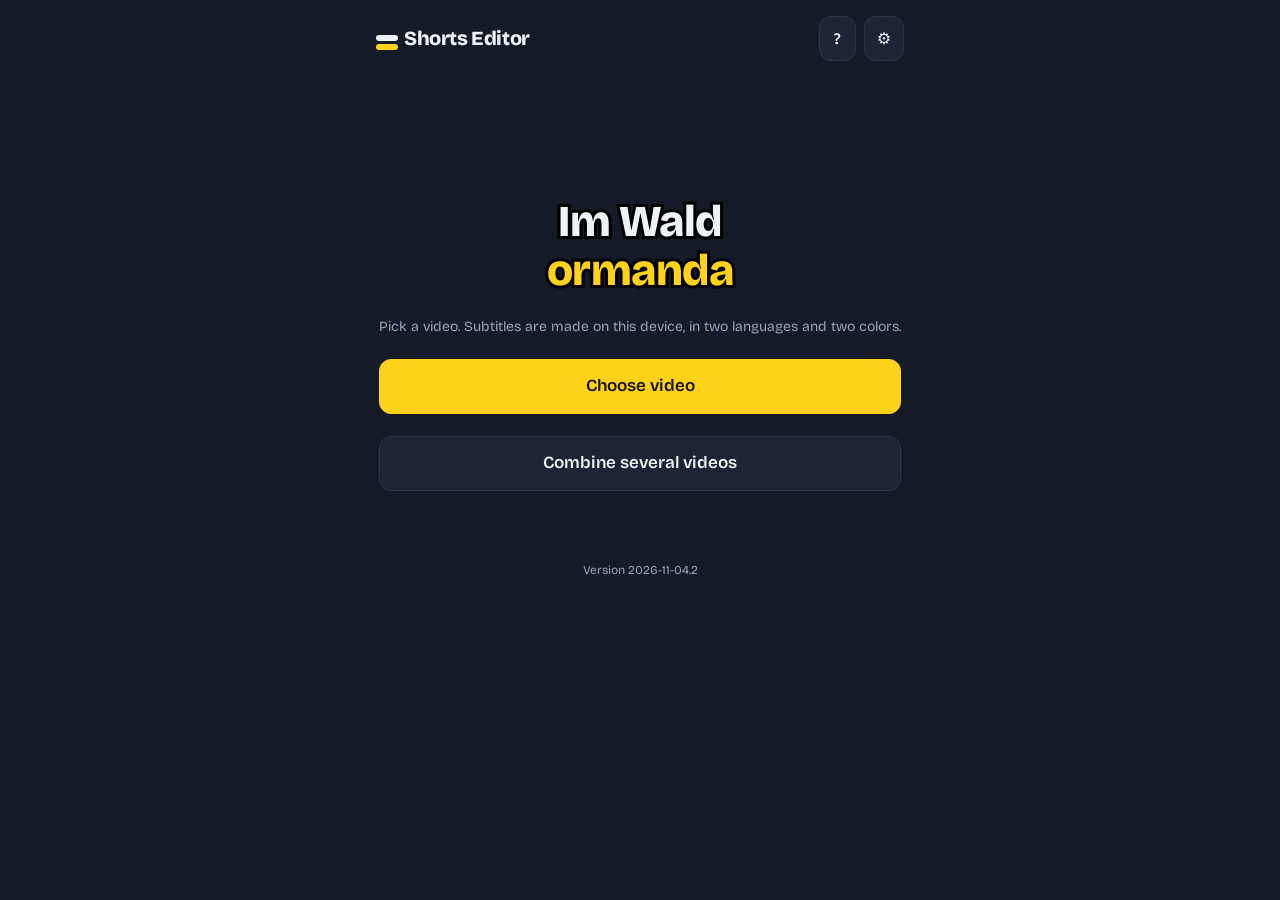
<file: docs/index.html>
<!doctype html>
<html lang="en">
<head>
<meta charset="utf-8">
<meta name="viewport" content="width=device-width, initial-scale=1, viewport-fit=cover">
<title>Shorts Editor</title>
<meta name="theme-color" content="#141a26">
<meta name="apple-mobile-web-app-capable" content="yes">
<meta name="apple-mobile-web-app-status-bar-style" content="black-translucent">
<meta name="apple-mobile-web-app-title" content="Shorts Editor">
<link rel="manifest" href="manifest.webmanifest">
<link rel="apple-touch-icon" href="icon-180.png">
<link rel="icon" href="icon.svg" type="image/svg+xml">
<link rel="preconnect" href="https://fonts.googleapis.com">
<link rel="preconnect" href="https://fonts.gstatic.com" crossorigin>
<link crossorigin="anonymous" href="https://fonts.googleapis.com/css2?family=Bricolage+Grotesque:opsz,wght@12..96,400;12..96,600;12..96,800&family=Anton&family=Nunito:wght@900&display=swap" rel="stylesheet">
<script src="coi.js"></script>
<style>
:root {
  --bg: #141a26;
  --panel: #1d2434;
  --line: #2d3549;
  --text: #eef1f6;
  --muted: #9aa4b7;
  --amber: #ffd21a;
  --danger: #ff7a6b;
  --font: "Bricolage Grotesque", ui-sans-serif, system-ui, -apple-system, sans-serif;
  color-scheme: dark;
  box-sizing: border-box;
  padding-top: env(safe-area-inset-top, 0px);
  padding-bottom: env(safe-area-inset-bottom, 0px);
}
*, *::before, *::after { box-sizing: inherit; }
html, body { margin: 0; background: var(--bg); color: var(--text); }
body { font: 400 16px/1.45 var(--font); -webkit-font-smoothing: antialiased; }
button, select, input, textarea { font: inherit; color: inherit; }
main { max-width: 560px; margin: 0 auto; padding: 12px 16px 48px; }
header { display: flex; align-items: center; justify-content: space-between; gap: 12px; padding: 4px 0 12px; }
h1 { font-size: 20px; font-weight: 800; letter-spacing: -0.02em; margin: 0; white-space: nowrap; }
header .btn { padding: 9px 12px; }
h1 .bar { display: inline-block; width: 22px; height: 6px; border-radius: 3px; background: var(--text); vertical-align: 4px; margin-right: 6px; box-shadow: 0 9px 0 var(--amber); }
h2 { font-size: 19px; font-weight: 800; letter-spacing: -0.01em; margin: 0 0 12px; }
p { margin: 0; }
.muted { color: var(--muted); font-size: 14px; }

.btn { appearance: none; border: 1px solid var(--line); background: var(--panel); border-radius: 12px; padding: 10px 14px; font-weight: 600; cursor: pointer; }
.btn.primary { background: var(--amber); border-color: var(--amber); color: #1a1405; }
.btn.big { width: 100%; padding: 14px; font-size: 17px; }
.btn:disabled { opacity: .45; cursor: default; }
.btn:focus-visible, select:focus-visible, input:focus-visible, textarea:focus-visible, .swatch:focus-visible, .chip:focus-visible { outline: 3px solid var(--amber); outline-offset: 2px; }

/* Empty state: the caption motif as the hero */
.hero { min-height: 70svh; display: grid; place-content: center; text-align: center; gap: 22px; }
.hero .demo { font-weight: 800; font-size: clamp(30px, 9vw, 44px); line-height: 1.12; letter-spacing: -0.01em; paint-order: stroke fill; -webkit-text-stroke: 6px #000; }
.hero .demo span { display: block; }
.hero .demo .tr { color: var(--amber); }
.hero label.btn { display: inline-block; justify-self: center; }

/* Preview */
.stage { position: relative; margin: 0 auto; border-radius: 18px; overflow: hidden; background: #000; }
.stage video { position: absolute; inset: 0; width: 100%; height: 100%; display: block; }
.overlay { position: absolute; inset: 0; pointer-events: none; }
.overlay .cap { position: absolute; left: 7%; right: 7%; transform: translateY(-50%); text-align: center; font-weight: 800; line-height: 1.15; paint-order: stroke fill; overflow-wrap: anywhere; }
.timebar { display: flex; justify-content: space-between; font-size: 13px; color: var(--muted); padding: 6px 2px 0; font-variant-numeric: tabular-nums; }

section { background: var(--panel); border-radius: 18px; padding: 16px; margin-top: 14px; }
.row { display: flex; align-items: center; justify-content: space-between; gap: 12px; margin-top: 10px; }
.row:first-child { margin-top: 0; }
.row label { flex: 1; }
.stack { display: grid; gap: 4px; margin-top: 12px; }
.stack .head { display: flex; justify-content: space-between; font-size: 15px; }
.stack .head output { color: var(--muted); font-variant-numeric: tabular-nums; }
input[type=range] { width: 100%; accent-color: var(--amber); touch-action: pan-y; padding: 6px 0; }
select { background: var(--bg); border: 1px solid var(--line); border-radius: 10px; padding: 8px 10px; max-width: 58%; }
.switch { appearance: none; width: 50px; height: 30px; border-radius: 15px; background: var(--line); position: relative; flex: none; cursor: pointer; transition: background .15s; }
.switch::after { content: ""; position: absolute; top: 3px; left: 3px; width: 24px; height: 24px; border-radius: 50%; background: #fff; transition: transform .15s; }
.switch:checked { background: var(--amber); }
.switch:checked::after { transform: translateX(20px); }
.pair { display: grid; grid-template-columns: 1fr 1fr; gap: 8px; margin-top: 12px; }

.langs { display: grid; grid-template-columns: 1fr auto 1fr; gap: 8px; align-items: end; }
.langs label { display: grid; gap: 4px; font-size: 14px; color: var(--muted); }
.langs select { max-width: 100%; width: 100%; }
.langs .plus { padding-bottom: 9px; color: var(--muted); }

.progress { height: 6px; border-radius: 3px; background: var(--line); overflow: hidden; margin-top: 10px; }
.progress > div { height: 100%; width: 0; background: var(--amber); transition: width .2s; }
.status { margin-top: 8px; font-size: 14px; color: var(--muted); min-height: 1.4em; }
.status.error { color: var(--danger); }

.swatches { display: flex; gap: 8px; }
.swatch { width: 28px; height: 28px; border-radius: 50%; border: 2px solid transparent; outline-offset: 2px; cursor: pointer; padding: 0; }
.swatch[aria-pressed="true"] { box-shadow: 0 0 0 2px var(--panel), 0 0 0 4px var(--text); }

.caps { margin-top: 14px; border-top: 1px solid var(--line); }
.cap-row { display: grid; grid-template-columns: auto 1fr auto; gap: 10px; align-items: start; padding: 10px 0; border-bottom: 1px solid var(--line); }
.cap-row .t { font-size: 12px; color: var(--muted); font-variant-numeric: tabular-nums; padding-top: 8px; width: 3.4em; }
.cap-row textarea { width: 100%; background: transparent; border: 1px solid transparent; border-radius: 8px; padding: 6px 8px; resize: none; font-weight: 600; field-sizing: content; min-height: 2.2em; }
.cap-row textarea:focus { border-color: var(--line); background: var(--bg); }
.cap-row .tools { display: grid; gap: 6px; justify-items: end; }
.chip { border: 0; border-radius: 999px; padding: 3px 9px; font-size: 12px; font-weight: 800; color: #111; cursor: pointer; }
.del { background: none; border: 0; color: var(--muted); font-size: 20px; line-height: 1; cursor: pointer; padding: 2px 4px; }

.result { display: grid; gap: 8px; margin-top: 12px; }
.hidden { display: none !important; }

/* Segmented control */
.seg { display: grid; grid-auto-flow: column; grid-auto-columns: 1fr; background: var(--bg); border: 1px solid var(--line); border-radius: 12px; padding: 3px; gap: 3px; }
.seg button { border: 0; background: none; border-radius: 9px; padding: 8px 6px; font-weight: 600; color: var(--muted); cursor: pointer; }
.seg button[aria-pressed="true"] { background: var(--panel); color: var(--text); box-shadow: 0 1px 0 var(--line); }
details { margin-top: 12px; border: 1px solid var(--line); border-radius: 12px; padding: 0 12px; }
details[open] { padding-bottom: 12px; }
summary { cursor: pointer; padding: 12px 0; font-weight: 600; list-style: none; display: flex; justify-content: space-between; }
summary::-webkit-details-marker { display: none; }
summary::after { content: "+"; color: var(--muted); }
details[open] summary::after { content: "−"; }
summary .hint { color: var(--muted); font-weight: 400; font-size: 14px; margin-left: auto; margin-right: 10px; }
.area { width: 100%; min-height: 7em; background: var(--bg); border: 1px solid var(--line); border-radius: 10px; padding: 10px; resize: vertical; line-height: 1.4; }
.stage canvas { position: absolute; inset: 0; width: 100%; height: 100%; pointer-events: none; touch-action: none; }
.stage.dragging canvas#overlay { pointer-events: auto; cursor: grab; }
#composite { pointer-events: none; }
.cap-row { grid-template-columns: 1fr; gap: 6px; }
.cap-row .top { display: flex; align-items: center; gap: 8px; }
.cap-row .t { padding-top: 0; width: auto; }
.cap-row .grow { flex: 1; }
.nudge { display: flex; gap: 6px; align-items: center; flex-wrap: wrap; font-size: 13px; color: var(--muted); }
.nudge button { border: 1px solid var(--line); background: var(--bg); border-radius: 8px; padding: 4px 9px; font-weight: 600; cursor: pointer; }
.cutlist { display: grid; gap: 6px; margin-top: 10px; }
.cutlist .item { display: flex; justify-content: space-between; align-items: center; background: var(--bg); border-radius: 10px; padding: 8px 10px; font-variant-numeric: tabular-nums; }
.projects { display: grid; gap: 8px; text-align: left; width: min(100%, 420px); justify-self: center; }
.projects h3 { margin: 6px 0 0; font-size: 15px; color: var(--muted); font-weight: 600; }
.proj { display: flex; align-items: center; gap: 10px; background: var(--panel); border-radius: 14px; padding: 10px 12px; }
.proj .name { flex: 1; min-width: 0; }
.proj .name b { display: block; overflow: hidden; text-overflow: ellipsis; white-space: nowrap; }
.saved { font-size: 13px; color: var(--muted); }
dialog#helpDlg { background: var(--panel); color: var(--text); border: 1px solid var(--line); border-radius: 18px; width: min(560px, calc(100vw - 24px)); padding: 16px; }
dialog#helpDlg::backdrop { background: rgba(0,0,0,.6); }
#logView { background: var(--bg); border-radius: 10px; padding: 10px; font-size: 11px; line-height: 1.35; max-height: 45svh; overflow: auto; white-space: pre-wrap; word-break: break-word; margin: 10px 0; }
#helpBtn { padding: 10px 14px; }
.frames { display: grid; grid-template-columns: repeat(3, 1fr); gap: 6px; margin-top: 10px; }
.frames canvas { width: 100%; border-radius: 8px; cursor: pointer; border: 3px solid transparent; }
.frames canvas[aria-pressed="true"] { border-color: var(--amber); }
.titleopt { text-align: left; }
.titleopt[aria-pressed="true"] { border-color: var(--amber); }
/* Projects + tabs layout */
.topbar { position: sticky; top: 0; z-index: 5; background: var(--bg); padding-top: 4px; }
.tabs { display: grid; grid-template-columns: repeat(4, 1fr); gap: 4px; margin-top: 8px; background: var(--panel); border-radius: 14px; padding: 4px; }
.tabs button { border: 0; background: none; color: var(--muted); font-weight: 600; padding: 10px 4px; border-radius: 10px; cursor: pointer; }
.tabs button[aria-selected="true"] { background: var(--bg); color: var(--text); }
.panel { display: none; }
.panel.active { display: block; }
dialog#settingsDlg { background: var(--panel); color: var(--text); border: 1px solid var(--line); border-radius: 18px; width: min(560px, calc(100vw - 24px)); max-height: 90svh; padding: 16px; }
dialog#settingsDlg::backdrop { background: rgba(0,0,0,.6); }
.proj img { width: 64px; height: 64px; object-fit: cover; border-radius: 10px; background: #000; flex: none; }
dialog#mergeDlg { background: var(--panel); color: var(--text); border: 1px solid var(--line); border-radius: 18px; width: min(560px, calc(100vw - 24px)); max-height: 90svh; padding: 16px; }
dialog#mergeDlg::backdrop { background: rgba(0,0,0,.6); }
.clip { display: flex; align-items: center; gap: 10px; background: var(--bg); border-radius: 12px; padding: 8px; }
.clip canvas { width: 56px; height: 56px; object-fit: cover; border-radius: 8px; background: #000; flex: none; }
.clip .name { flex: 1; min-width: 0; }
.clip .name b { display: block; overflow: hidden; text-overflow: ellipsis; white-space: nowrap; font-size: 14px; }
.clip button { border: 1px solid var(--line); background: var(--panel); border-radius: 8px; padding: 6px 9px; cursor: pointer; }
.logos { display: flex; gap: 10px; flex-wrap: wrap; margin-top: 10px; align-items: center; }
.logos img { width: 56px; height: 56px; border-radius: 50%; cursor: pointer; border: 3px solid transparent; background: #fff; }
.logos img[aria-pressed="true"] { border-color: var(--amber); }
@media (prefers-reduced-motion: reduce) { * { transition: none !important; } }
</style>
</head>
<body>
<main>
  <header>
    <h1><span class="bar" aria-hidden="true"></span>Shorts Editor</h1>
    <div style="display:flex;gap:8px">
      <button class="btn" id="helpBtn" aria-label="Help and diagnostics">?</button>
      <button class="btn" id="settingsBtn" aria-label="Settings">⚙︎</button>
      <button class="btn hidden" id="newBtn">Projects</button>
    </div>
  </header>

  <div class="hero" id="empty">
    <div class="demo" aria-hidden="true"><span>Im Wald</span><span class="tr">ormanda</span></div>
    <p class="muted">Pick a video. Subtitles are made on this device, in two languages and two colors.</p>
    <label class="btn primary big">Choose video<input type="file" accept="video/*" class="hidden" id="fileInput"></label>
    <label class="btn big">Combine several videos<input type="file" accept="video/*" multiple class="hidden" id="mergeInput"></label>
    <p class="status" id="loadStatus"></p>
    <div class="projects hidden" id="projects"><h3>Recent projects</h3><div id="projList"></div></div>
    <p class="muted" id="appVersion" style="font-size:12px"></p>
  </div>


  <div id="editor" class="hidden">
    <div class="topbar" id="topbar">
    <div class="stage" id="stage">
      <video id="video" playsinline controls preload="metadata"></video>
      <canvas id="composite" class="hidden"></canvas>
      <canvas id="overlay"></canvas>
      <button class="btn primary hidden" id="dragDone" style="position:absolute;top:10px;left:50%;transform:translateX(-50%);padding:8px 16px">Done placing</button>
    </div>
    <div class="timebar"><span id="tNow">0:00.0</span><span id="saved" class="saved"></span><span id="tLen"></span></div>
      <nav class="tabs" id="tabs" role="tablist">
        <button role="tab" data-tab="video">Video</button><button role="tab" data-tab="subs">Subtitles</button><button role="tab" data-tab="look">Look</button><button role="tab" data-tab="share">Share</button>
      </nav>
    </div>

    <div class="panel" data-panel="video">
    <section>
      <div class="row"><h2 style="margin:0">Timeline</h2><span class="muted" id="tlRange" style="font-size:13px"></span></div>
      <canvas id="timeline" style="width:100%;height:76px;border-radius:10px;margin-top:10px;touch-action:pan-y;display:block"></canvas>
      <div class="seg" id="zoomSeg" role="group" aria-label="Zoom" style="margin-top:8px">
        <button data-v="1" aria-pressed="true">Whole</button><button data-v="4">4×</button><button data-v="12">12×</button><button data-v="40">40×</button>
      </div>
      <div style="display:grid;grid-template-columns:repeat(5,1fr);gap:6px;margin-top:8px">
        <button class="btn" data-step="-1" aria-label="Back 1 second">−1s</button>
        <button class="btn" data-step="-0.1" aria-label="Back 0.1 second">−0.1</button>
        <button class="btn" id="playPause" aria-label="Play or pause">▶︎❚❚</button>
        <button class="btn" data-step="0.1" aria-label="Forward 0.1 second">+0.1</button>
        <button class="btn" data-step="1" aria-label="Forward 1 second">+1s</button>
      </div>
      <p class="muted" style="margin-top:8px">Drag the strip to move through the video; zoom in for precise spots. Red = cut out, blue = played faster, grey = pauses removed. Tip: in the Subtitles tab, ✂ next to a line cuts exactly that sentence.</p>
      <p class="muted" style="margin-top:14px">Cut out a part: move to where it starts and tap “Cut from here”, then to where it ends and tap “Cut to here”. Cut edges snap to the nearest quiet moment. Each part can be cut out or played 2×, 4× or 8× faster.</p>
      <div class="pair">
        <button class="btn" id="cutIn">Cut from here</button>
        <button class="btn" id="cutOut" disabled>Cut to here</button>
      </div>
      <div class="cutlist" id="cutList"></div>
    </section>

    <section id="layersBox">
      <h2>Background &amp; presenter</h2>
      <p class="muted">Put yourself on a picture, a whiteboard or another video (slides, a screen recording), with or without your own background.</p>
      <div class="stack"><div class="head"><span>Background</span></div>
        <div class="seg" id="bgModeSeg" role="group" aria-label="Background" style="grid-template-columns:repeat(3,1fr);grid-auto-flow:row">
          <button data-v="none">Original</button><button data-v="blur">Blurred</button><button data-v="color">Color</button><button data-v="grad">Gradient</button><button data-v="file">Picture/video</button><button data-v="slides">Slides (PDF)</button>
        </div></div>
      <div class="swatches hidden" id="bgColors" style="margin-top:10px;flex-wrap:wrap"></div>
      <div class="seg hidden" id="bgGrads" role="group" aria-label="Gradient" style="margin-top:10px"></div>
      <div id="bgFileRow" class="hidden" style="margin-top:10px">
        <label class="btn" style="display:block;text-align:center">Choose picture or video<input type="file" accept="image/*,video/*" class="hidden" id="bgFile"></label>
        <p class="muted" id="bgFileInfo" style="margin-top:6px"></p>
      </div>
      <div id="slidesRow" class="hidden" style="margin-top:10px">
        <label class="btn" style="display:block;text-align:center">Choose PDF slides<input type="file" accept="application/pdf" class="hidden" id="pdfFile"></label>
        <p class="muted" id="slidesInfo" style="margin-top:6px"></p>
        <div class="pair"><button class="btn" id="slideHere">Next slide from here</button><button class="btn" id="slideSpread">Spread evenly</button></div>
        <div class="cutlist" id="slideList"></div>
      </div>
      <div class="row" style="margin-top:12px"><label for="cutMe">Cut me out<br><span class="muted">Removes your own background, on this device</span></label><input type="checkbox" class="switch" id="cutMe"></div>
      <div id="presOpts">
        <div class="stack"><div class="head"><span>Presenter size</span><output id="presSizeOut"></output></div>
          <input type="range" id="presSize" min="0.2" max="1" step="0.02"></div>
        <div class="seg" id="presPos" role="group" aria-label="Presenter position" style="margin-top:8px;grid-template-columns:repeat(3,1fr);grid-auto-flow:row">
          <button data-v="full">Full</button><button data-v="bl">Bottom left</button><button data-v="br">Bottom right</button><button data-v="tr">Top right</button><button data-v="c">Center</button><button data-v="drag">Drag</button>
        </div>
        <div class="seg hidden" id="presShape" role="group" aria-label="Presenter shape" style="margin-top:8px">
          <button data-v="rect">Rectangle</button><button data-v="round">Rounded</button><button data-v="circle">Circle</button>
        </div>
      </div>
      <p class="status" id="layersStatus"></p>
    </section>

    <section>
      <h2>Trim start and end</h2>
      <div class="stack"><div class="head"><span>Start</span><output id="trimStartOut"></output></div>
        <input type="range" id="trimStart" min="0" step="0.05"></div>
      <div class="stack"><div class="head"><span>End</span><output id="trimEndOut"></output></div>
        <input type="range" id="trimEnd" min="0" step="0.05"></div>
      <div class="pair">
        <button class="btn" id="startHere">Start at playhead</button>
        <button class="btn" id="endHere">End at playhead</button>
      </div>

    </section>

    <section>
      <div class="row"><h2 style="margin:0">Remove pauses</h2><input type="checkbox" class="switch" id="pauseToggle" aria-label="Remove pauses"></div>
      <div id="pauseOpts">
        <p class="muted" style="margin-top:6px">The quiet moments between sentences: cut them out, or keep them but play them faster.</p>
        <div class="seg" id="pauseModeSeg" role="group" aria-label="What to do with pauses" style="margin-top:8px">
          <button data-v="0">Cut out</button><button data-v="2">2× faster</button><button data-v="4">4× faster</button>
        </div>
        <div class="row"><span class="muted" id="pauseCount"></span><button class="btn" id="autoLevel">Auto level</button></div>
        <details><summary>Advanced</summary>
        <div class="stack"><div class="head"><span>Silence level</span><output id="threshOut"></output></div>
          <input type="range" id="thresh" min="-60" max="-20" step="1"></div>
        <div class="stack"><div class="head"><span>Shortest pause to cut</span><output id="minPauseOut"></output></div>
          <input type="range" id="minPause" min="0.2" max="1.5" step="0.05"></div>
        </details>
      </div>
    </section>

    <section id="musicBox">
      <div class="row"><h2 style="margin:0">Background music</h2><input type="checkbox" class="switch" id="musicOn" aria-label="Background music"></div>
      <p class="muted" style="margin-top:6px">Safe music without copyright claims: YouTube’s own Audio Library. There, filter <b>Attribution not required</b>, download a track, then add it here. Added tracks stay on this device for all your videos.</p>
      <div class="pair" style="margin-top:10px">
        <a class="btn" id="ytLib" href="https://www.youtube.com/audiolibrary" target="_blank" rel="noopener" style="text-align:center;text-decoration:none;color:inherit">Open Audio Library</a>
        <button class="btn" id="musicAdd">Add music file</button>
      </div>
      <p class="muted" style="margin-top:6px;font-size:13px">On a phone the Audio Library opens only as a desktop page: in Chrome tap ⋮ → “Desktop site”.</p>
      <input type="file" id="musicFile" accept="audio/*,.mp3,.m4a,.wav,.ogg" hidden>
      <div class="cutlist" id="musicList" style="margin-top:10px"></div>
      <div id="musicOpts">
        <div class="stack"><div class="head"><span>Music volume</span><output id="musicVolOut"></output></div>
          <input type="range" id="musicVol" min="0.05" max="0.6" step="0.01"></div>
        <div class="stack"><div class="head"><span>While you speak</span></div>
          <div class="seg" id="duckSeg" role="group" aria-label="Music while speaking">
            <button data-v="lot">Much quieter</button><button data-v="little">A bit quieter</button><button data-v="none">Same</button>
          </div></div>
        <p class="muted" style="margin-top:6px">The music gets quieter while you speak and comes back up in pauses. It loops if the video is longer, and fades in and out.</p>
      </div>
      <p class="status" id="musicStatus"></p>
    </section>

    <section id="cleanBox">
      <h2>Clean up sound</h2>
      <p class="muted">Removes background noise — traffic, fan, wind, hum, voices far away — and keeps your voice. Runs on the device; used in the export.</p>
      <div class="seg" id="denoiseSeg" role="group" aria-label="Noise removal" style="margin-top:10px">
        <button data-v="off">Off</button><button data-v="light">Light</button><button data-v="strong">Strong</button>
      </div>
      <button class="btn hidden" id="cleanTry" style="width:100%;margin-top:10px">Hear 8 s cleaned (from the playhead)</button>
      <p class="status" id="cleanStatus"></p>
    </section>
    </div>

    <div class="panel" data-panel="subs">
    <section>
      <h2>Subtitles</h2>
      <div class="langs">
        <label>Spoken language<select id="primary"></select></label>
        <span class="plus">+</span>
        <label>Words in<select id="secondary"></select></label>
      </div>
      <details id="scriptBox">
        <summary>My script <span class="hint" id="scriptHint">optional</span></summary>
        <p class="muted" style="margin-bottom:8px">Paste what you say. The subtitles use your exact words; the app only finds the timing. Each line of the script becomes its own subtitle break.</p>
        <textarea class="area" id="script" placeholder="Der Wald – orman.&#10;Im Wald – ormanda."></textarea>
        <div class="pair"><button class="btn" id="pasteScript">Paste from clipboard</button><button class="btn" id="clearScript">Clear</button></div>
      </details>
      <details id="glossBox">
        <summary>Word list <span class="hint" id="glossHint">optional</span></summary>
        <p class="muted" style="margin-bottom:8px">The words you teach in this video, one pair per line. Misheard second-language words are corrected to these.</p>
        <textarea class="area" id="glossary" placeholder="der Wald – orman&#10;im Wald – ormanda&#10;die Freizeit – boş zaman"></textarea>
      </details>
      <p class="muted" id="engineNote" style="margin-top:12px"></p>
      <button class="btn primary big" id="genBtn" style="margin-top:14px">Make subtitles</button>
      <button class="btn hidden" id="genRestart" style="margin-top:8px;width:100%">Start over instead</button>
      <div class="progress hidden" id="genBar"><div></div></div>
      <p class="status" id="genStatus">First run downloads the speech model (about 250 MB) — use Wi‑Fi. It stays on the device afterwards.</p>
    </section>

    <section id="linesBox" class="hidden">
      <h2>Lines</h2>
      <p class="muted">Tap a line to fix the text. The tag switches language and color. Start/End move a line earlier or later by 0.1 s. Changing words per line rebuilds the lines and drops text fixes.</p>
      <div class="pair" style="margin-top:12px">
        <button class="btn" id="copyText">Copy text</button>
        <button class="btn" id="copyClaude">Copy for Claude</button>
      </div>
      <button class="btn primary hidden" id="fixClaude" style="width:100%;margin-top:8px">Fix with Claude</button>
      <button class="btn hidden" id="undoClaude" style="width:100%;margin-top:8px">Undo Claude’s changes</button>
      <p class="muted" id="copyHint" style="margin-top:6px">“Copy for Claude” adds instructions. Paste it into Claude, then paste Claude’s answer into “My script” and make the subtitles again — they keep Claude’s words with the right timing.</p>
      <div class="caps" id="capList"></div>
    </section>
    </div>

    <div class="panel" data-panel="look">
      <p class="muted" id="lookHint" style="margin-top:14px">Make the subtitles first (Subtitles tab) — then you can style them here.</p>
    <section id="styleBox" class="hidden">
      <h2>Look</h2>
      <div class="seg" id="layoutSeg" role="group" aria-label="Layout">
        <button data-v="single">One line at a time</button>
        <button data-v="pair">Word + translation</button>
      </div>
      <div class="row" style="margin-top:14px"><span id="c1Label"></span><div class="swatches" id="c1"></div></div>
      <div class="row" id="c2Row"><span id="c2Label"></span><div class="swatches" id="c2"></div></div>
      <div class="stack"><div class="head"><span>Text size</span><output id="sizeOut"></output></div>
        <input type="range" id="size" min="0.05" max="0.11" step="0.005"></div>
      <div class="stack"><div class="head"><span>Position</span><output id="posOut"></output></div>
        <div class="seg" id="posSeg" role="group" aria-label="Position">
          <button data-v="top">Top</button><button data-v="middle">Middle</button><button data-v="bottom">Bottom</button><button data-v="drag">Drag</button>
        </div>
        <p class="muted hidden" id="dragHint" style="margin-top:6px">Drag on the video to place the subtitles. Red areas are covered by YouTube’s buttons and text. Tap “Done placing” when finished.</p>
        <input type="range" id="pos" min="0.08" max="0.92" step="0.01" aria-label="Height on screen"></div>
      <div class="stack"><div class="head"><span>Font</span></div>
        <div class="seg" id="fontSeg" role="group" aria-label="Font"></div></div>
      <div class="row"><label for="boxToggle">Dark box behind text</label><input type="checkbox" class="switch" id="boxToggle"></div>
      <div class="row"><label for="hlToggle">Highlight the spoken word</label><input type="checkbox" class="switch" id="hlToggle"></div>
      <div class="row"><label for="animToggle">Pop-in animation</label><input type="checkbox" class="switch" id="animToggle"></div>
      <div class="row"><label for="capsToggle">All caps</label><input type="checkbox" class="switch" id="capsToggle"></div>
      <div class="row"><span>Words per line</span>
        <div style="display:flex;gap:6px;align-items:center"><button class="btn" id="wpMinus" aria-label="Fewer words">−</button><output id="wpOut" style="min-width:1.5em;text-align:center"></output><button class="btn" id="wpPlus" aria-label="More words">+</button></div></div>
    </section>

    <section>
      <h2>Opening title</h2>
      <p class="muted">A short hook shown at the top for the first seconds, like “3 words for nature 🌲”. Leave empty for none.</p>
      <textarea class="area" id="hook" style="min-height:4em;margin-top:10px" placeholder="3 German words for nature"></textarea>
      <div class="stack"><div class="head"><span>Show for</span><output id="hookSecsOut"></output></div>
        <input type="range" id="hookSecs" min="1" max="8" step="0.5"></div>
    </section>
    <section id="brandBox">
      <div class="row"><h2 style="margin:0">Channel branding</h2><input type="checkbox" class="switch" id="brandOn" aria-label="Show channel branding"></div>
      <p class="muted" style="margin-top:6px">Your logo in a corner and a short “subscribe” reminder. Set once; used in every video.</p>
      <div id="brandOpts">
        <div class="logos" id="logoPick"></div>
        <input class="area" id="brandName" placeholder="Channel name" style="min-height:auto;margin-top:8px">
        <div class="row"><label for="wmOn">Logo in the corner</label><input type="checkbox" class="switch" id="wmOn"></div>
        <div class="seg" id="wmPos" role="group" aria-label="Logo corner"><button data-v="tl">Top left</button><button data-v="tr">Top right</button><button data-v="bl">Bottom left</button><button data-v="br">Bottom right</button></div>
        <div class="row"><label for="remOn">Subscribe reminder</label><input type="checkbox" class="switch" id="remOn"></div>
        <div class="seg" id="remAt" role="group" aria-label="When"><button data-v="start">Start</button><button data-v="middle">Middle</button><button data-v="end">End</button></div>
        <input class="area" id="remText" placeholder="Abone ol" style="min-height:auto;margin-top:8px">
        <p class="muted" style="margin-top:10px">For your YouTube channel picture: <a id="logoBig" download style="color:inherit">download this logo (900×900)</a>.</p>
      </div>
    </section>
    </div>

    <div class="panel" data-panel="share">
    <section>
      <h2>Export</h2>
      <div class="row"><label for="burnToggle">Burn subtitles into the video</label><input type="checkbox" class="switch" id="burnToggle"></div>
      <p class="muted" id="lenWarn" style="margin-top:8px"></p>
      <div class="stack" style="margin-top:12px"><div class="head"><span>Format</span></div>
        <div class="seg" id="fmtSeg" role="group" aria-label="Format">
          <button data-v="original">Original</button><button data-v="crop">Short · crop</button><button data-v="blur">Short · blur</button>
        </div>
        <p class="muted" style="margin-top:6px">Shorts are 9:16 (1080×1920). “Crop” cuts the sides; “blur” keeps the whole picture on a blurred background.</p>
        <canvas id="fmtPreview" class="hidden" style="width:135px;height:240px;border-radius:12px;margin:10px auto 0;display:block;background:#000"></canvas></div>
      <button class="btn primary big" id="exportBtn" style="margin-top:12px">Export video</button>
      <button class="btn" id="exportBoth" style="width:100%;margin-top:8px">Export both</button>
      <div class="progress hidden" id="expBar"><div></div></div>
      <p class="status" id="expStatus"></p>
      <div class="result">
        <div id="exportList" style="display:grid;gap:10px"></div>
        <button class="btn hidden" id="shareSrt">Share subtitles (.srt)</button>
        <a class="btn hidden" id="dlSrt" download="subtitles.srt" style="text-align:center;text-decoration:none">Download .srt</a>
        <p class="muted hidden" id="srtNote">YouTube shows .srt subtitles in one color. Upload it in YouTube Studio only if you didn't burn subtitles in.</p>
      </div>
    </section>
    <section id="ytBox">
      <h2>YouTube</h2>
      <p class="muted">Thumbnail, title, description and hashtags. Upload the exported video in the YouTube app or YouTube Studio and paste these in.</p>
      <div class="row"><span>Description language</span><select id="descLang"></select></div>
      <h3 style="margin:14px 0 4px">Cover picture</h3>
      <p class="muted">Pick a frame (or use the current one, or upload a photo), cut yourself out, choose a background and a title. Everything runs on this device.</p>
      <button class="btn" id="findFrames" style="width:100%;margin-top:10px">Find good frames</button>
      <div id="frameGrid" class="frames"></div>
      <button class="btn primary hidden" id="prepClaude" style="width:100%;margin-top:8px">Prepare with Claude: best frame, titles, description, hashtags</button>
      <p class="status" id="ytStatus"></p>
      <div id="thumbBox" class="hidden">
        <div class="seg" id="thumbFmt" role="group" aria-label="Thumbnail format"><button data-v="wide">Video 16:9</button><button data-v="tall">Short 9:16</button></div>
        <div class="pair"><button class="btn" id="useCurrent">Use current frame</button><label class="btn" style="text-align:center">Upload photo<input type="file" accept="image/*" class="hidden" id="coverUpload"></label></div>
        <canvas id="thumbCanvas" style="width:100%;border-radius:12px;margin-top:10px;background:#000"></canvas>
        <div class="row"><label for="cutToggle">Remove background<br><span class="muted">Cuts you out of the picture, on this device, free</span></label><input type="checkbox" class="switch" id="cutToggle"></div>
        <div id="cutOpts" class="hidden">
          <div class="seg" id="bgSeg" role="group" aria-label="Background" style="margin-top:8px;grid-template-columns:repeat(3,1fr);grid-auto-flow:row"></div>
          <div class="stack"><div class="head"><span>Person size</span></div><input type="range" id="coverScale" min="0.6" max="1.15" step="0.05"></div>
        </div>
        <div class="stack"><div class="head"><span>Text position</span></div>
          <div class="seg" id="layoutCover" role="group" aria-label="Text position"><button data-v="bottom">Bottom</button><button data-v="top">Top</button><button data-v="left">Left</button><button data-v="right">Right</button></div></div>
        <input class="area" id="thumbL1" placeholder="Line 1, e.g. ANMELDUNG" style="min-height:auto;margin-top:8px">
        <input class="area" id="thumbL2" placeholder="Line 2, e.g. ikamet kaydı" style="min-height:auto;margin-top:8px">
        <div id="thumbIdeas" class="cutlist"></div>
        <input type="checkbox" class="hidden" id="thumbTop">
        <div class="pair"><button class="btn" id="thumbShare">Share or save</button><a class="btn" id="thumbDl" download="thumbnail.png" style="text-align:center;text-decoration:none">Download</a></div>
      </div>
      <div id="textBox" class="hidden">
        <h3 style="margin:14px 0 6px">Title (tap to choose)</h3>
        <div id="titleList" class="cutlist"></div>
        <p class="muted" style="margin-top:10px">Short title</p><input class="area" id="shortTitle" style="min-height:auto">
        <p class="muted" style="margin-top:10px">Description</p><textarea class="area" id="desc" style="min-height:10em"></textarea>
        <p class="muted" style="margin-top:10px">Hashtags</p><textarea class="area" id="tags" style="min-height:3em"></textarea>
      </div>
      <h3 style="margin:16px 0 6px">Chapters</h3>
      <p class="muted">Timestamps that split a long video into parts on YouTube. Added to the copied description.</p>
      <div class="pair"><button class="btn" id="chapFree">Make chapters</button><button class="btn hidden" id="chapClaude">With Claude</button></div>
      <textarea class="area" id="chapters" style="min-height:6em;margin-top:8px" placeholder="0:00 Giriş&#10;0:45 Die Anmeldung&#10;1:30 Im Bürgeramt"></textarea>
      <div class="pair" style="margin-top:8px"><button class="btn" id="copyTitle">Copy title</button><button class="btn" id="copyDesc">Copy description + chapters + tags</button></div>
      <p class="muted" style="margin-top:10px">Uploading straight from this app needs Google to review and approve the app first. Until then, upload in the YouTube app or <a href="https://studio.youtube.com" target="_blank" rel="noopener" style="color:inherit">YouTube Studio</a>.</p>
    </section>
    </div>
  </div>
</main>
<dialog id="settingsDlg">
  <h2>Settings</h2>
  <p class="muted">Set these once; they apply to all projects on this device.</p>
      <div class="stack" style="margin-top:12px"><div class="head"><span>Speech recognition</span></div>
        <div class="seg" id="engineSeg" role="group" aria-label="Speech recognition">
          <button data-v="device">On this device</button><button data-v="openai">OpenAI (cloud)</button>
        </div></div>
      <div id="openaiBox" class="hidden" style="margin-top:10px">
        <p class="muted">The video's sound is sent to OpenAI and comes back as text in seconds, however slow this device is. About $0.006 per minute of video. Needs your own OpenAI API key (sk-proj-…), stored only on this device. OpenAI doesn't mark languages — with a Claude key added below, Claude does that automatically.</p>
        <input type="password" class="area" id="openaiKey" placeholder="sk-proj-…" autocomplete="off" spellcheck="false" style="min-height:auto;margin-top:8px">
        <div class="pair"><button class="btn" id="openaiTest">Test key</button><button class="btn" id="openaiRemove">Remove key</button></div>
        <p class="status" id="openaiStatus"></p>
      </div>
      <div id="deviceOpts">
      <div class="stack" style="margin-top:12px"><div class="head"><span>Accuracy</span></div>
        <div class="seg" id="accSeg" role="group" aria-label="Accuracy">
          <button data-v="normal">Fast</button><button data-v="second">Better 2nd language</button><button data-v="all">Best</button>
        </div>
        <p class="muted" id="accHint" style="margin-top:6px"></p></div>
      <div class="row"><label for="gpuToggle">Use the graphics chip<br><span class="muted">Faster on recent iPads, iPhones and Android phones</span></label><input type="checkbox" class="switch" id="gpuToggle"></div>
      </div>
      <details id="claudeBox">
        <summary>Claude <span class="hint" id="claudeHint">not set up</span></summary>
        <p class="muted" style="margin-bottom:8px">Optional: with your own Claude API key, Claude fixes the transcript using the context and marks each line's language. Claude can't hear audio, so the speech recognition still runs on this device. The key is stored only on this device and is never logged — set a spending limit in the Claude Console.</p>
        <input type="password" class="area" id="claudeKey" placeholder="sk-ant-…" autocomplete="off" spellcheck="false" style="min-height:auto">
        <div class="row" style="margin-top:10px"><span>Model</span><select id="claudeModel"></select></div>
        <div class="row"><label for="claudeFast">Let Claude handle the second language<br><span class="muted">Skips the slow on-device language check; much faster on phones</span></label><input type="checkbox" class="switch" id="claudeFast"></div>
        <div class="row"><label for="claudeAuto">Fix with Claude right after subtitles</label><input type="checkbox" class="switch" id="claudeAuto"></div>
        <div class="pair"><button class="btn" id="claudeTest">Test key</button><button class="btn" id="claudeRemove">Remove key</button></div>
        <p class="status" id="claudeStatus"></p>
      </details>
  <button class="btn primary" id="closeSettings" style="width:100%;margin-top:14px">Done</button>
</dialog>
<video id="bgVideo" muted loop playsinline preload="auto" class="hidden"></video>
<dialog id="mergeDlg">
  <h2>Combine videos</h2>
  <p class="muted">Put them in order. They're joined into one video, which you then edit like any other: subtitles, cuts, Short, YouTube.</p>
  <div id="clipList" class="cutlist" style="margin-top:10px"></div>
  <label class="btn" style="display:block;text-align:center;margin-top:10px">Add more<input type="file" accept="video/*" multiple class="hidden" id="mergeMore"></label>
  <p class="muted" id="mergeInfo" style="margin-top:10px"></p>
  <div class="progress hidden" id="mergeBar"><div></div></div>
  <p class="status" id="mergeStatus"></p>
  <div class="pair"><button class="btn" id="mergeCancel">Cancel</button><button class="btn primary" id="mergeGo">Combine</button></div>
</dialog>
<dialog id="helpDlg">
  <h2>Help &amp; diagnostics</h2>
  <p class="muted">The app keeps a small log of what happened (no video, no subtitle text) on this device only. If something goes wrong, copy it and paste it to Claude, or report it on GitHub.</p>
  <p class="muted" id="logSummary" style="margin-top:8px"></p>
  <pre id="logView"></pre>
  <div class="pair">
    <button class="btn primary" id="copyLog">Copy log</button>
    <button class="btn" id="reportLog">Report on GitHub</button>
  </div>
  <div class="pair">
    <button class="btn" id="clearLog">Clear log</button>
    <button class="btn" id="closeHelp">Close</button>
  </div>
  <p class="muted" style="margin-top:8px">GitHub reports are public; the log contains only technical details.</p>
</dialog>
<script type="module" src="app.js"></script>
</body>
</html>
</file>
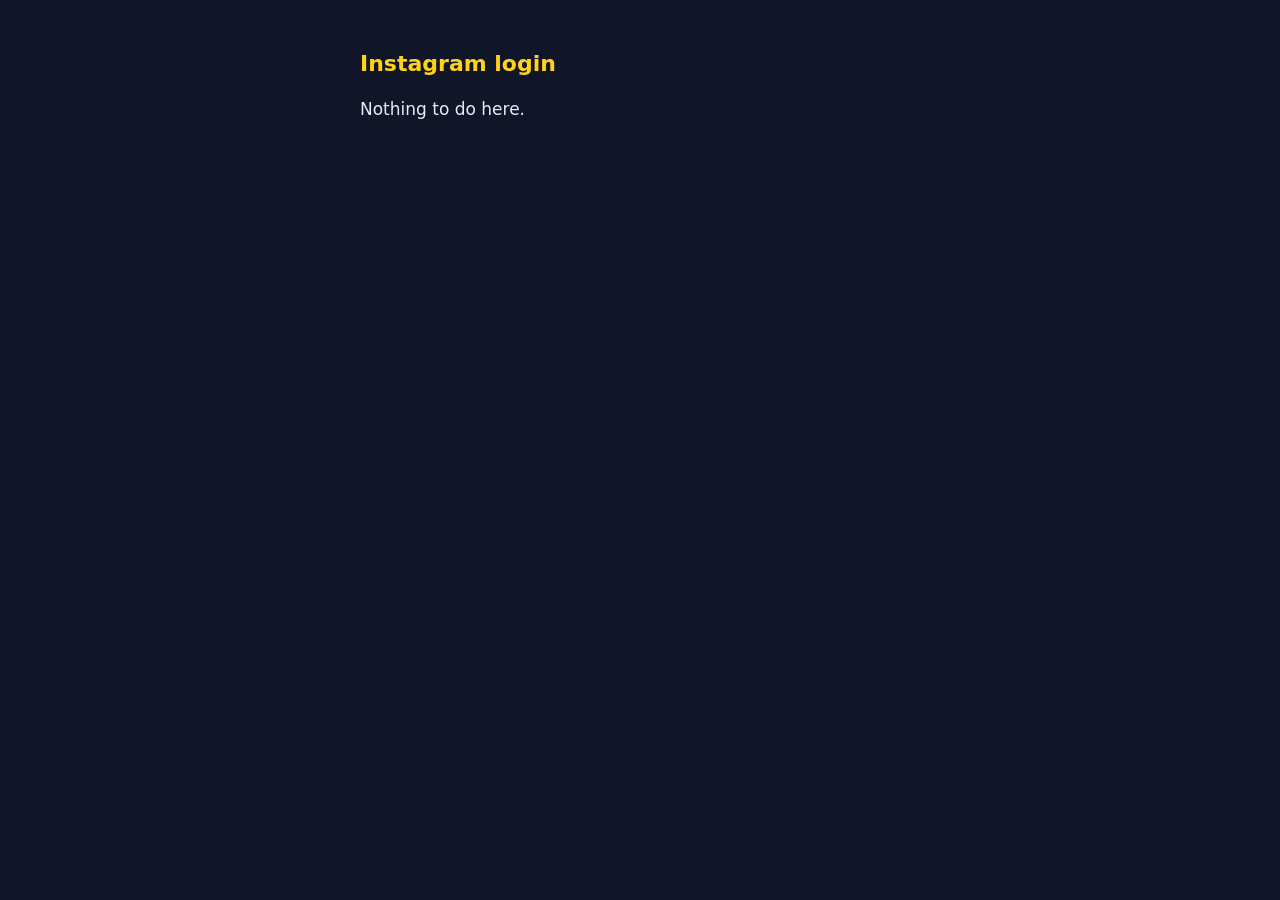
<file: docs/ig-login.html>
<!doctype html>
<html lang="en">
<head>
<meta charset="utf-8">
<meta name="viewport" content="width=device-width, initial-scale=1">
<title>Instagram login</title>
<style>
  body { margin: 0; padding: 32px 16px; background: #101628; color: #E8EAF0; font: 17px/1.5 system-ui, sans-serif; }
  main { max-width: 560px; margin: 0 auto; }
  h1 { color: #FFD21A; font-size: 22px; }
  a { color: #FFD21A; }
</style>
</head>
<body>
<main>
  <h1>Instagram login</h1>
  <p id="msg">Nothing to do here.</p>
</main>
<script>
  // Meta's login sends the answer here (an https address it accepts); this page hands it on to the PC's
  // instagram.py, which waits on localhost. Nothing is stored or sent anywhere else.
  const q = location.search;
  if (/[?&](code|error)=/.test(q)) {
    const pc = 'http://localhost:8765/' + q;
    document.getElementById('msg').innerHTML =
      'Sending the answer to the PC… If nothing happens, <a href="' + pc + '">click here</a> ' +
      '(only works on the PC where instagram.py is waiting).';
    location.replace(pc);
  }
</script>
</body>
</html>
</file>
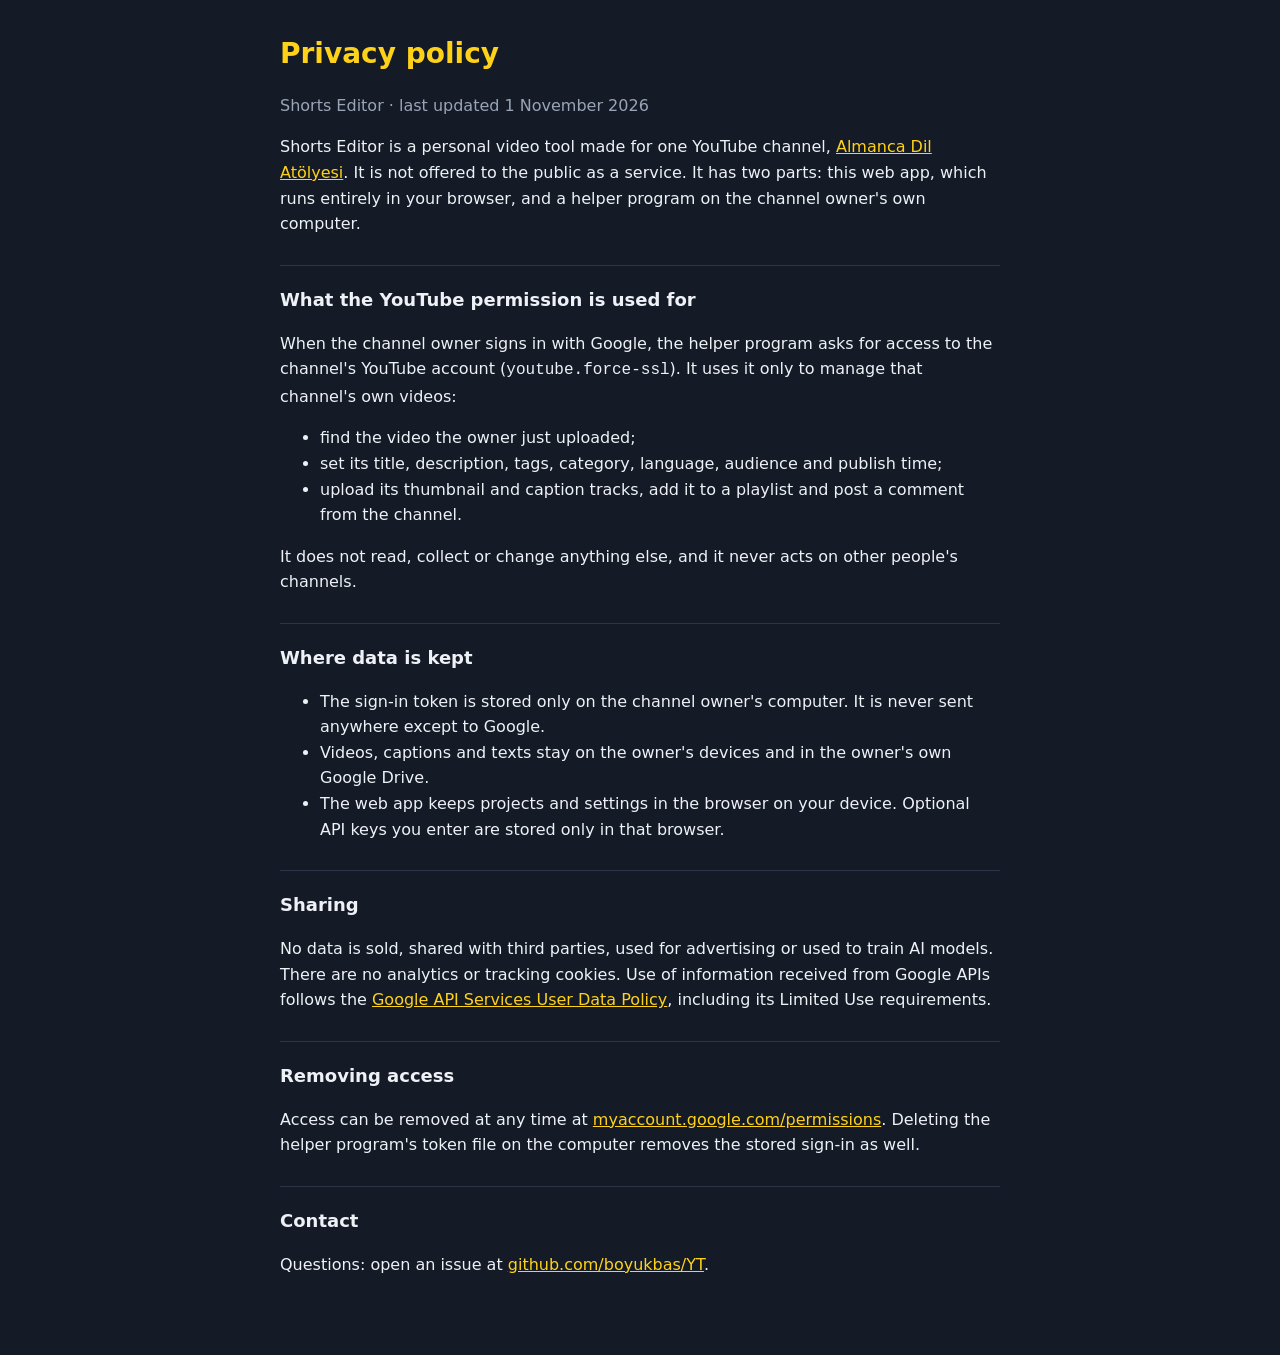
<file: docs/privacy.html>
<!doctype html>
<html lang="en">
<head>
<meta charset="utf-8">
<meta name="viewport" content="width=device-width, initial-scale=1">
<title>Shorts Editor – Privacy policy</title>
<link rel="icon" href="icon.svg" type="image/svg+xml">
<style>
:root { --bg: #141a26; --text: #eef1f6; --muted: #9aa4b7; --amber: #ffd21a; --line: #2d3549; }
body { margin: 0; background: var(--bg); color: var(--text); font: 16px/1.6 system-ui, sans-serif; }
main { max-width: 720px; margin: 0 auto; padding: 32px 16px 64px; }
h1 { color: var(--amber); font-size: 28px; margin: 0 0 4px; }
h2 { font-size: 18px; margin: 28px 0 6px; border-top: 1px solid var(--line); padding-top: 20px; }
p, li { color: var(--text); }
.muted { color: var(--muted); }
a { color: var(--amber); }
</style>
</head>
<body>
<main>
<h1>Privacy policy</h1>
<p class="muted">Shorts Editor · last updated 1 November 2026</p>

<p>Shorts Editor is a personal video tool made for one YouTube channel, <a href="https://www.youtube.com/@sinembb">Almanca Dil Atölyesi</a>.
It is not offered to the public as a service. It has two parts: this web app, which runs entirely in your browser, and a
helper program on the channel owner's own computer.</p>

<h2>What the YouTube permission is used for</h2>
<p>When the channel owner signs in with Google, the helper program asks for access to the channel's YouTube account
(<code>youtube.force-ssl</code>). It uses it only to manage that channel's own videos:</p>
<ul>
  <li>find the video the owner just uploaded;</li>
  <li>set its title, description, tags, category, language, audience and publish time;</li>
  <li>upload its thumbnail and caption tracks, add it to a playlist and post a comment from the channel.</li>
</ul>
<p>It does not read, collect or change anything else, and it never acts on other people's channels.</p>

<h2>Where data is kept</h2>
<ul>
  <li>The sign-in token is stored only on the channel owner's computer. It is never sent anywhere except to Google.</li>
  <li>Videos, captions and texts stay on the owner's devices and in the owner's own Google Drive.</li>
  <li>The web app keeps projects and settings in the browser on your device. Optional API keys you enter are stored only in
      that browser.</li>
</ul>

<h2>Sharing</h2>
<p>No data is sold, shared with third parties, used for advertising or used to train AI models. There are no analytics or
tracking cookies. Use of information received from Google APIs follows the
<a href="https://developers.google.com/terms/api-services-user-data-policy">Google API Services User Data Policy</a>,
including its Limited Use requirements.</p>

<h2>Removing access</h2>
<p>Access can be removed at any time at <a href="https://myaccount.google.com/permissions">myaccount.google.com/permissions</a>.
Deleting the helper program's token file on the computer removes the stored sign-in as well.</p>

<h2>Contact</h2>
<p>Questions: open an issue at <a href="https://github.com/boyukbas/YT/issues">github.com/boyukbas/YT</a>.</p>
</main>
</body>
</html>
</file>
